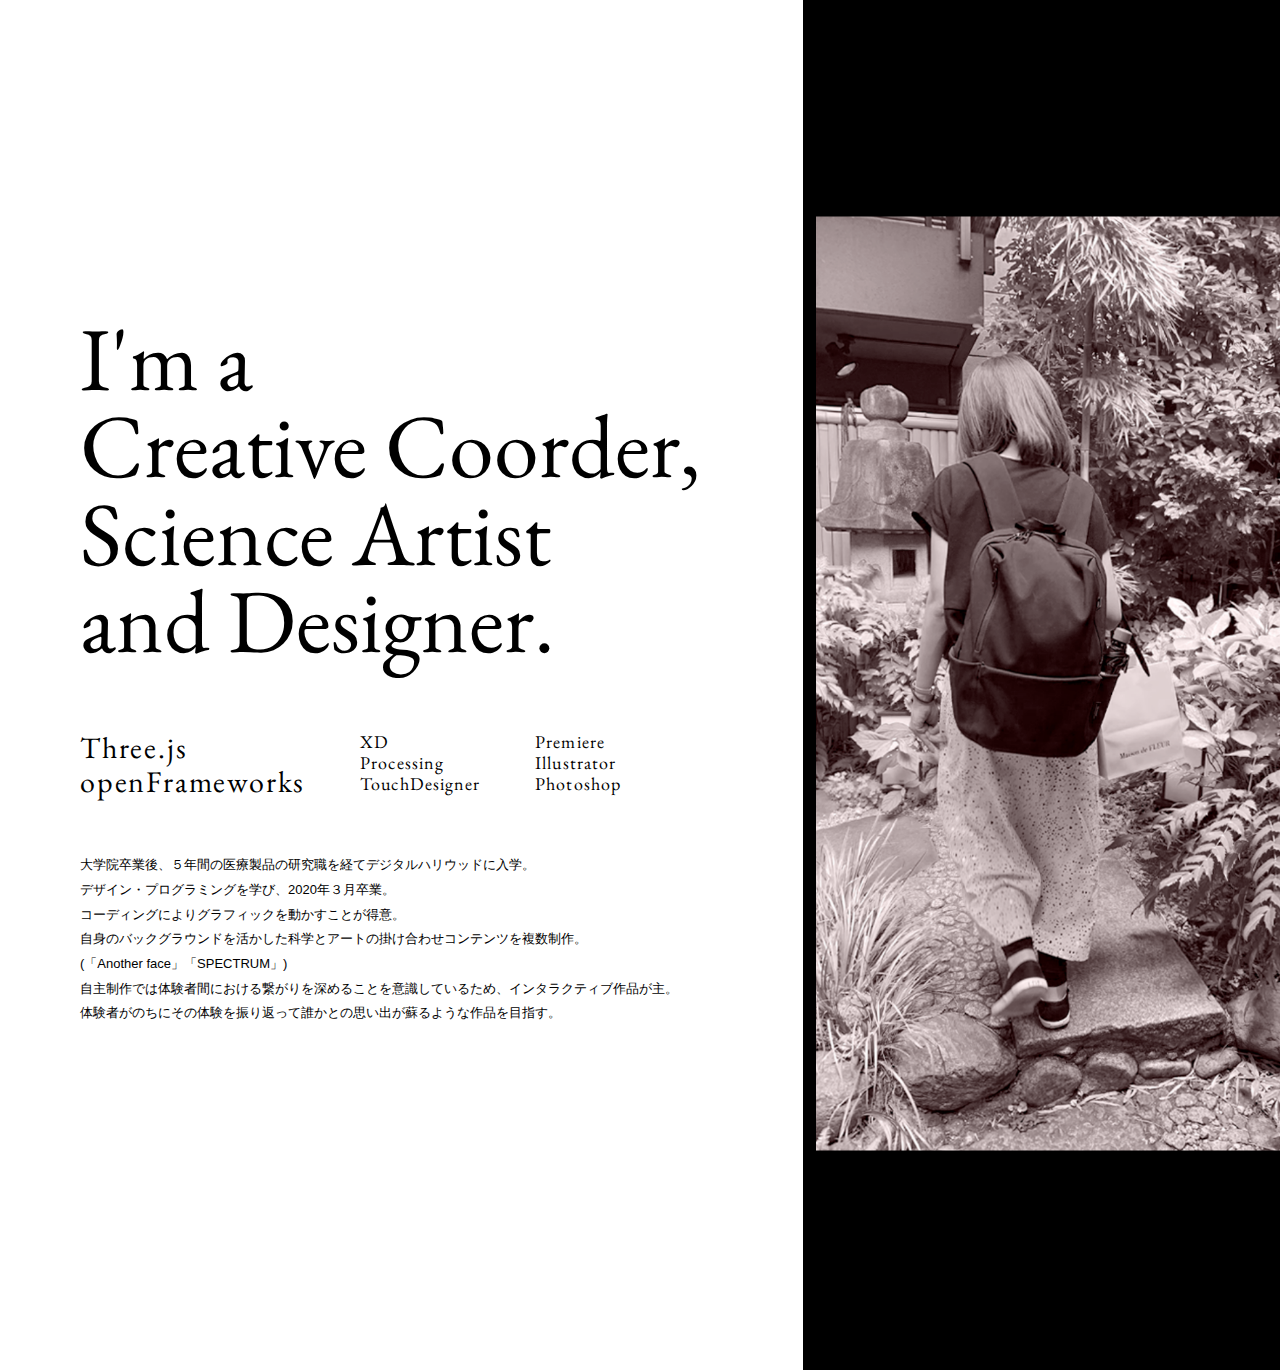
<file: me.html>
<!DOCTYPE html>
<html lang="en">

<head>
    <meta charset="UTF-8">
    <meta name="viewport" content="width=device-width, initial-scale=1.0">
    <title>me</title>
    <link rel="stylesheet" href="css/reset.css">
    <link href="https://fonts.googleapis.com/css2?family=EB+Garamond:ital@0;1&display=swap" rel="stylesheet">
    <link rel="stylesheet" href="css/style-me.css">
</head>

<body>
    <div class="main-block">
        <section class="main-fraise">
            <h1>I'm a<br>
            Creative Coorder,<br>
            Science Artist<br>
            and Designer.
            </h1>
        </section>

        <section class="skill">
            <div class="main-skill">
                <p>Three.js</p>
                <p>openFrameworks</p>
            </div>
            <div class="sub-skill">
                <p>XD</p>
                <p>Processing</p>
                <p>TouchDesigner</p>
            </div>
            <div class="sub-skill">
                <p>Premiere</p>
                <p>Illustrator</p>
                <p>Photoshop</p>
            </div>
        </section>

        <section class="sentense">
            <p>
                大学院卒業後、５年間の医療製品の研究職を経てデジタルハリウッドに入学。<br>
                デザイン・プログラミングを学び、2020年３月卒業。<br>
                コーディングによりグラフィックを動かすことが得意。<br>
                自身のバックグラウンドを活かした科学とアートの掛け合わせコンテンツを複数制作。<br>
                (「Another face」「SPECTRUM」)<br>
                自主制作では体験者間における繋がりを深めることを意識しているため、インタラクティブ作品が主。<br>
                体験者がのちにその体験を振り返って誰かとの思い出が蘇るような作品を目指す。
            </p>
        </section>
    </div>

    <div class="img-block">
        <div class="img-frame">
            <div class="prof-img"><img src="img/prof.png" alt="prof-img" width="519" height="934">
            </div>
        </div>
    </div>

    <!-- ナビゲーション -->
    <nav>
        <div class="nav-container">
            <ul>
                <li><a href="./mail.html" class="other-link">mail</a></li>
                <li><a href="./works.html" class="other-link">works</a></li>
                <li><a href="#" class="other-link current">me</a></li>
                <li><a href="./index.html" class="top-link">Hiroko Kubo</a></li>
            </ul>
        </div>
    </nav>

</body>
</html>
</file>
<file: css/style-me.css>
body{
    font-family: 'EB Garamond', serif;
    font-weight: 400;
}



/* me.html -------------------------- */
.main-block{
    position: absolute;
    top: 315px;
    left: 80px;

}

.main-fraise{
    font-size: 90px;
    color: #000000;
    line-height: 0.97em;
    margin-bottom: 69px;

}

.skill{
    display: flex;
    font-weight: 300;
}

.main-skill p{
    font-size: 30px;
    color: #000000;
    letter-spacing:0.06em;
    margin-bottom: 4px;
}

.sub-skill p{
    font-size: 18px;
    color: #000000;
    letter-spacing:0.06em;
    margin-bottom: 3px;
    margin-left: 55px;
}

.sentense{
    /* font-family: -apple-system, BlinkMacSystemFont, "Helvetica Neue", "Yu Gothic", YuGothic, "ヒラギノ角ゴ ProN W3", Hiragino Kaku Gothic ProN, Arial, "メイリオ", Meiryo, sans-serif; */
    font-family: "ヒラギノ角ゴ ProN W2", Hiragino Kaku Gothic ProN, Arial, "メイリオ", Meiryo, sans-serif;
    font-size: 13px;
    color: #000000;
    line-height: 1.9em;
    margin-top: 52px;
    margin-bottom: 290px;
}

.img-block{

    position: absolute;
    left: 803px;
    top: 0px;

    display: block;
    width: 650px;
    height: 1370px;
    background-color: #000000

}

.img-frame{
    position:relative;
    width: 100%;
    height: 100%;
}

.prof-img{
    position: absolute;
    left: 13px;
    top: 50%;
    -webkit-transform : translateY(-50%);
    transform : translateY(-50%);
    z-index: 100;
}


/* ナビゲーション -------------------------- */
/* 最大ではないサイズで読み込むとリンク消えちゃう問題 ？？？？？？？？？？？？？？？？？？*/
.nav-container {

    width: 16px;
    height: 348px;

    /* ポジション 絶対配置 画面左上、nav-container左上が起点*/
    position: absolute;
    right: 20px;
    top: 60%;

    /* nav-container内の要素の上下左右中央配置 */
    display: flex;
    justify-content: center;
    align-items: center;

}

nav ul {

    /* これいれるとずれる、rotateのせいかな */
    /* width: 100%;
    height: 100%; */

    /* 右寄せ */
    float: right;
    /* 横並び */
    display: flex;
    /* 均等配置 */
    justify-content: space-between;
    transform: rotateZ(-90deg);

}

nav ul li a.other-link {
    margin-right: 45px;
    font-size: 14px;
    color: #000000;
    text-decoration: none;
}

nav ul li a.other-link:hover {
    /* ライン出てこないな ？？？？？？？？？？？？？？？？？？？？？？？？？ */
    text-decoration: underline;
}

nav ul li a.top-link {
    display: block;
    /* display: block;にしないとwidthとheightを指定できない */
    width: 90px;
    height: 15px;

    margin-left: 35px;
    font-size: 14px;
    color: #000000;
    text-decoration: none;
    margin-top: 4px;
}

nav ul li a.current {
    color: #000000;
}
</file>
